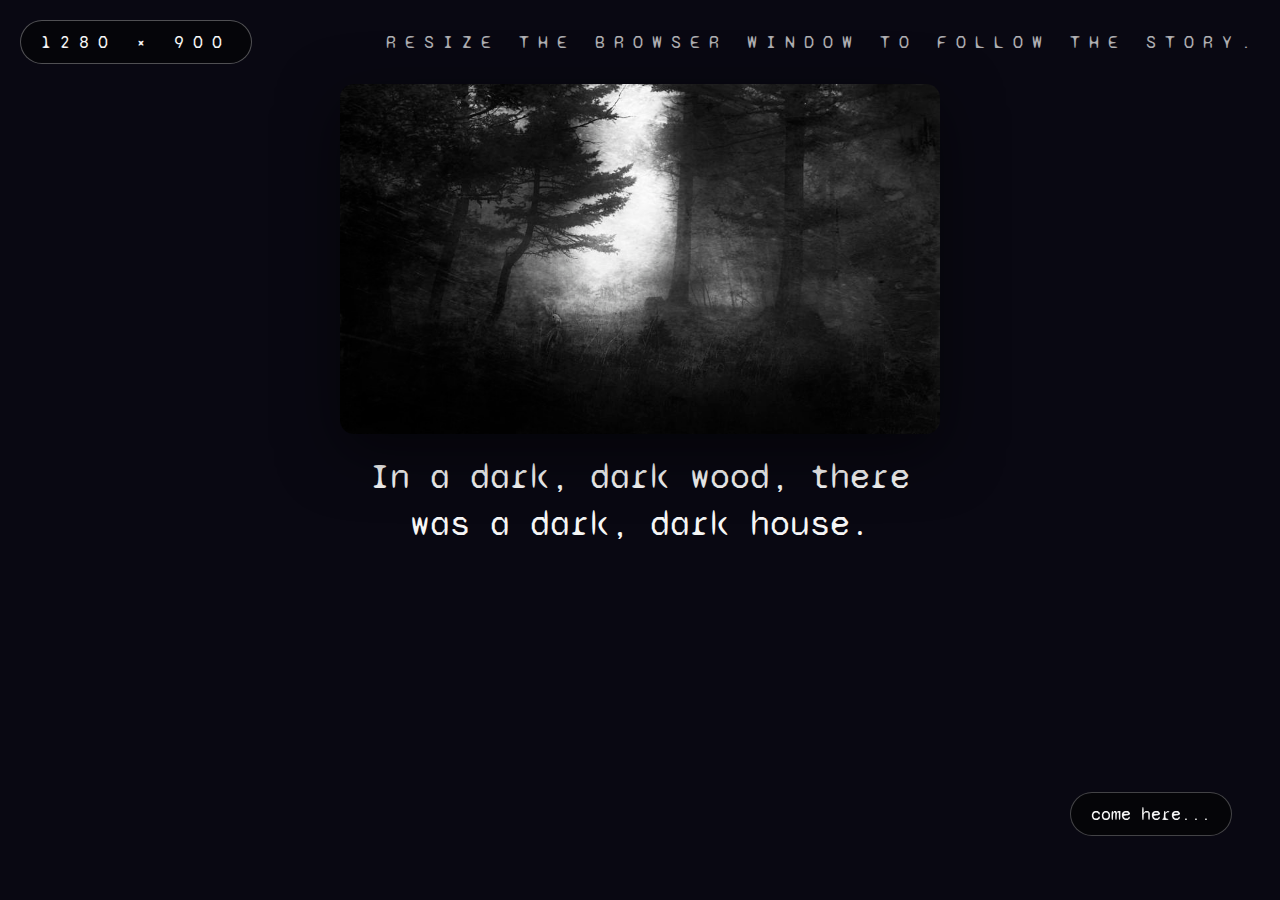
<file: darkroom/index.html>
<!DOCTYPE html>

<head>
  <meta charset="UTF-8">
  <title>In a Dark, Dark Room</title>
  <meta name="viewport" content="width=device-width, initial-scale=1">
  <link href="https://fonts.googleapis.com/css2?family=Rubik+Marker+Hatch&family=Syne+Mono&display=swap" rel="stylesheet">
  <link rel="stylesheet" href="styles.css">
</head>
<body>
  <main class="page">

    <header class="top">
      <div class="size-box">
        <span id="dims">— × —</span>
      </div>
      <div class="top-label">
        Resize the browser window to follow the story.
      </div>
    </header>

    <div class="scene"></div>

    <section class="story-wrapper">
      <p class="story story--step1">
        <span class="story-title">In a Dark, Dark Room</span><br>
        by Alvin Schwartz.
      </p>

      <p class="story story--step2">
        In a dark, dark wood, there was a dark, dark house.
      </p>

      <p class="story story--step3">
        And in that dark, dark house, there was a dark, dark room.
      </p>

      <p class="story story--step4">
        And in that dark, dark room there was a dark, dark chest.
      </p>

      <p class="story story--step5">
        And in that dark, dark chest, there is a dark dark box.
      </p>

      <p class="story story--step6">
        And in that dark, dark box... there was a...
      </p>
    </section>

    <p class="hint hint--step1">come here...</p>
    <p class="hint hint--step2">come here...</p>
    <p class="hint hint--step3">psst, come here...</p>
    <p class="hint hint--step4">psst, get closer...</p>
    <p class="hint hint--step5">psst, you're almost there...</p>

  </main>

  <script>
    function updateDims() {
      const el = document.getElementById("dims");
      if (!el) return;
      el.textContent = window.innerWidth + " × " + window.innerHeight;
    }
    window.addEventListener("load", updateDims);
    window.addEventListener("resize", updateDims);
  </script>
</body>
</html>
</file>
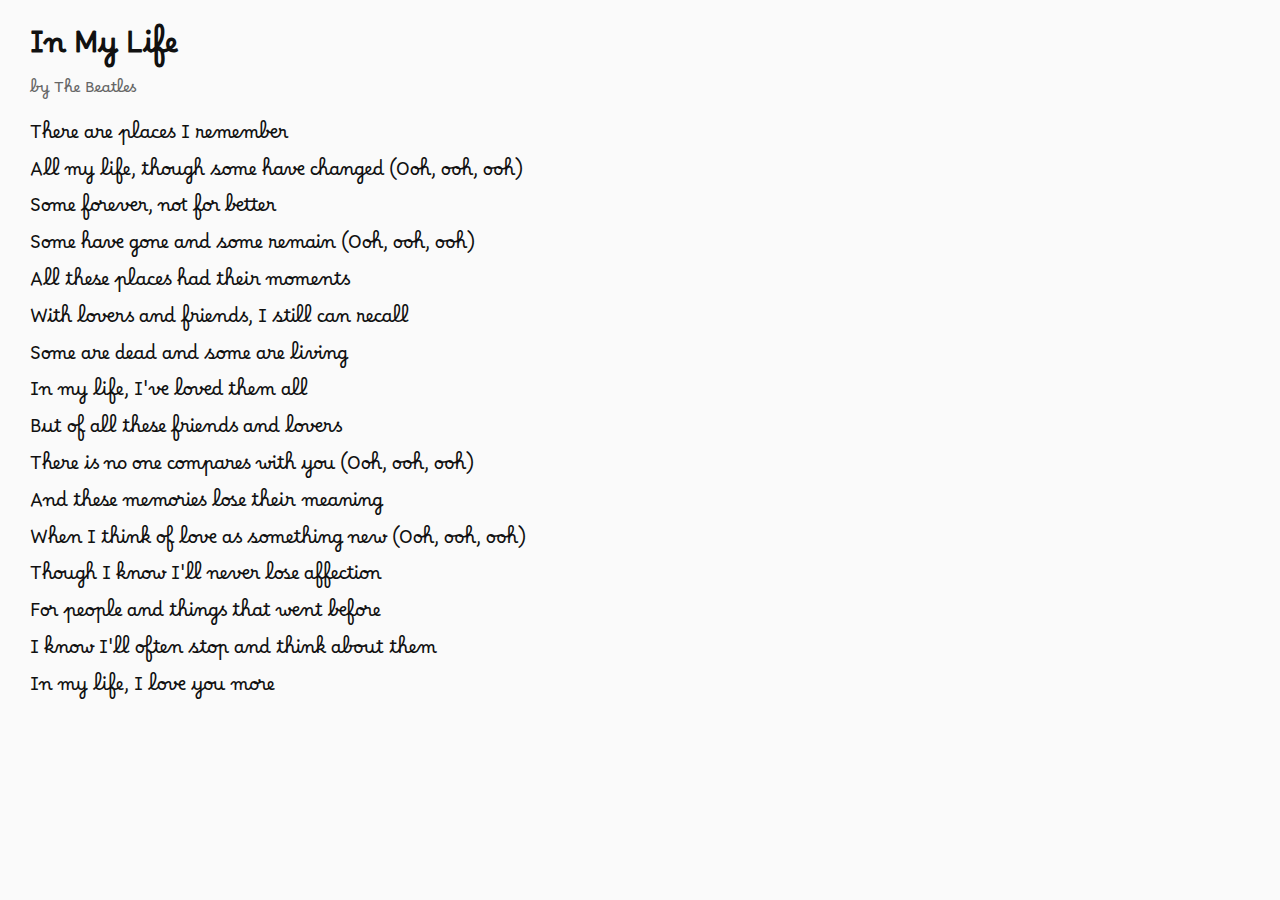
<file: in my life/index.html>
<!DOCTYPE html>
<head>
  <title>In My Life</title>

  <!-- font stuff-->
  <link rel="preconnect" href="https://fonts.googleapis.com">
  <link rel="preconnect" href="https://fonts.gstatic.com" crossorigin>
  <link href="https://fonts.googleapis.com/css2?family=Borel&display=swap" rel="stylesheet">


  <link rel="stylesheet" href="styles.css">
</head>

<body>
  <h1>In My Life</h1>
  <p class="byline">by The Beatles</p>

  <div class="lyrics">
    <p>There are <span class="pop flip3d">places</span> I remember</p>
    <p>All my <span class="glow">life</span>, though some have <span class="pop">changed</span> (Ooh, ooh, ooh)</p>
    <p>Some <span class="mark">forever</span>, not for better</p>
    <p>Some have gone and some <span class="tilt">remain</span> (Ooh, ooh, ooh)</p>

    <p>All these <span class="pop">places</span> had their moments</p>
    <p>With <span class="glow">lovers</span> and <span class="glow">friends</span>, I still can recall</p>
    <p>Some are dead and some are living</p>
    <p>In my <span class="glow">life</span>, I've loved them all</p>

    <p>But of all these <span class="glow">friends</span> and lovers</p>
    <p>There is no one compares with <span class="pop">you</span> (Ooh, ooh, ooh)</p>
    <p>And these <span class="pop">memories</span> lose their <span class="tilt">meaning</span></p>
    <p>When I think of <span class="glow">love</span> as something new (Ooh, ooh, ooh)</p>

    <p>Though I know I'll never lose affection</p>
    <p>For people and things that went before</p>
    <p>I know I'll often stop and <span class="tilt">think</span> about them</p>
    <p>In my <span class="glow">life</span>, I <span class="bounce-spin">love</span> <span class="pop">you</span> <span class="pop">more</span></p>
  </div>
</body>
</html>
</file>
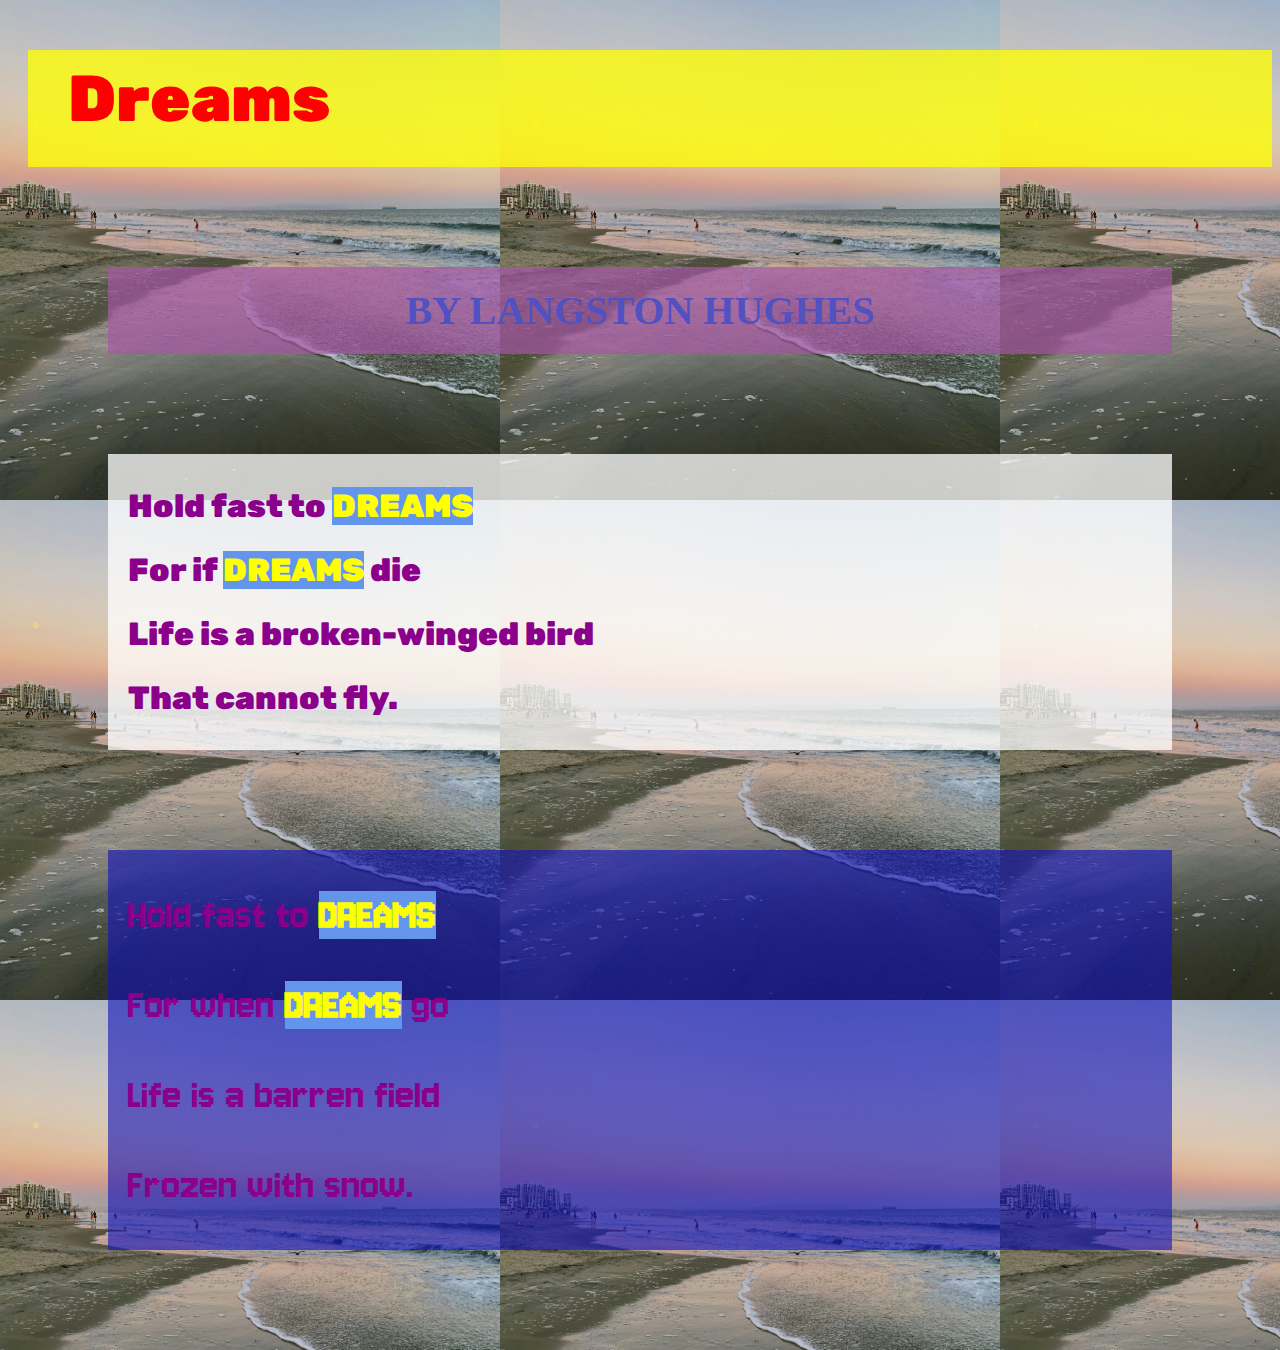
<file: poem/index.html>
<!DOCTYPE html>
<html>

<head>
    <title> Dreams Poem by Langston Hughes</title>
    <link rel="stylesheet" href="styles.css">

    <!--font stuff-->
    <link rel="preconnect" href="https://fonts.googleapis.com">
    <link rel="preconnect" href="https://fonts.gstatic.com" crossorigin>
    <link href="https://fonts.googleapis.com/css2?family=Jersey+10&family=Rubik:ital,wght@0,300..900;1,300..900&display=swap" rel="stylesheet">

</head>

<body>


<h1 class="rubik"> Dreams</h1> 

<h2> By Langston Hughes</h2>

<p class="first rubik">Hold fast to <b>dreams </b> <br>
For if <b>dreams</b> die<br>
Life is a broken-winged bird<br>
That cannot fly.</p>
 
<p class="second jersey-10-regular">Hold fast to <b>dreams</b><br>
For when <b>dreams</b> go <br>
Life is a barren field<br>
Frozen with snow.</p>




</body>

</html>
</file>
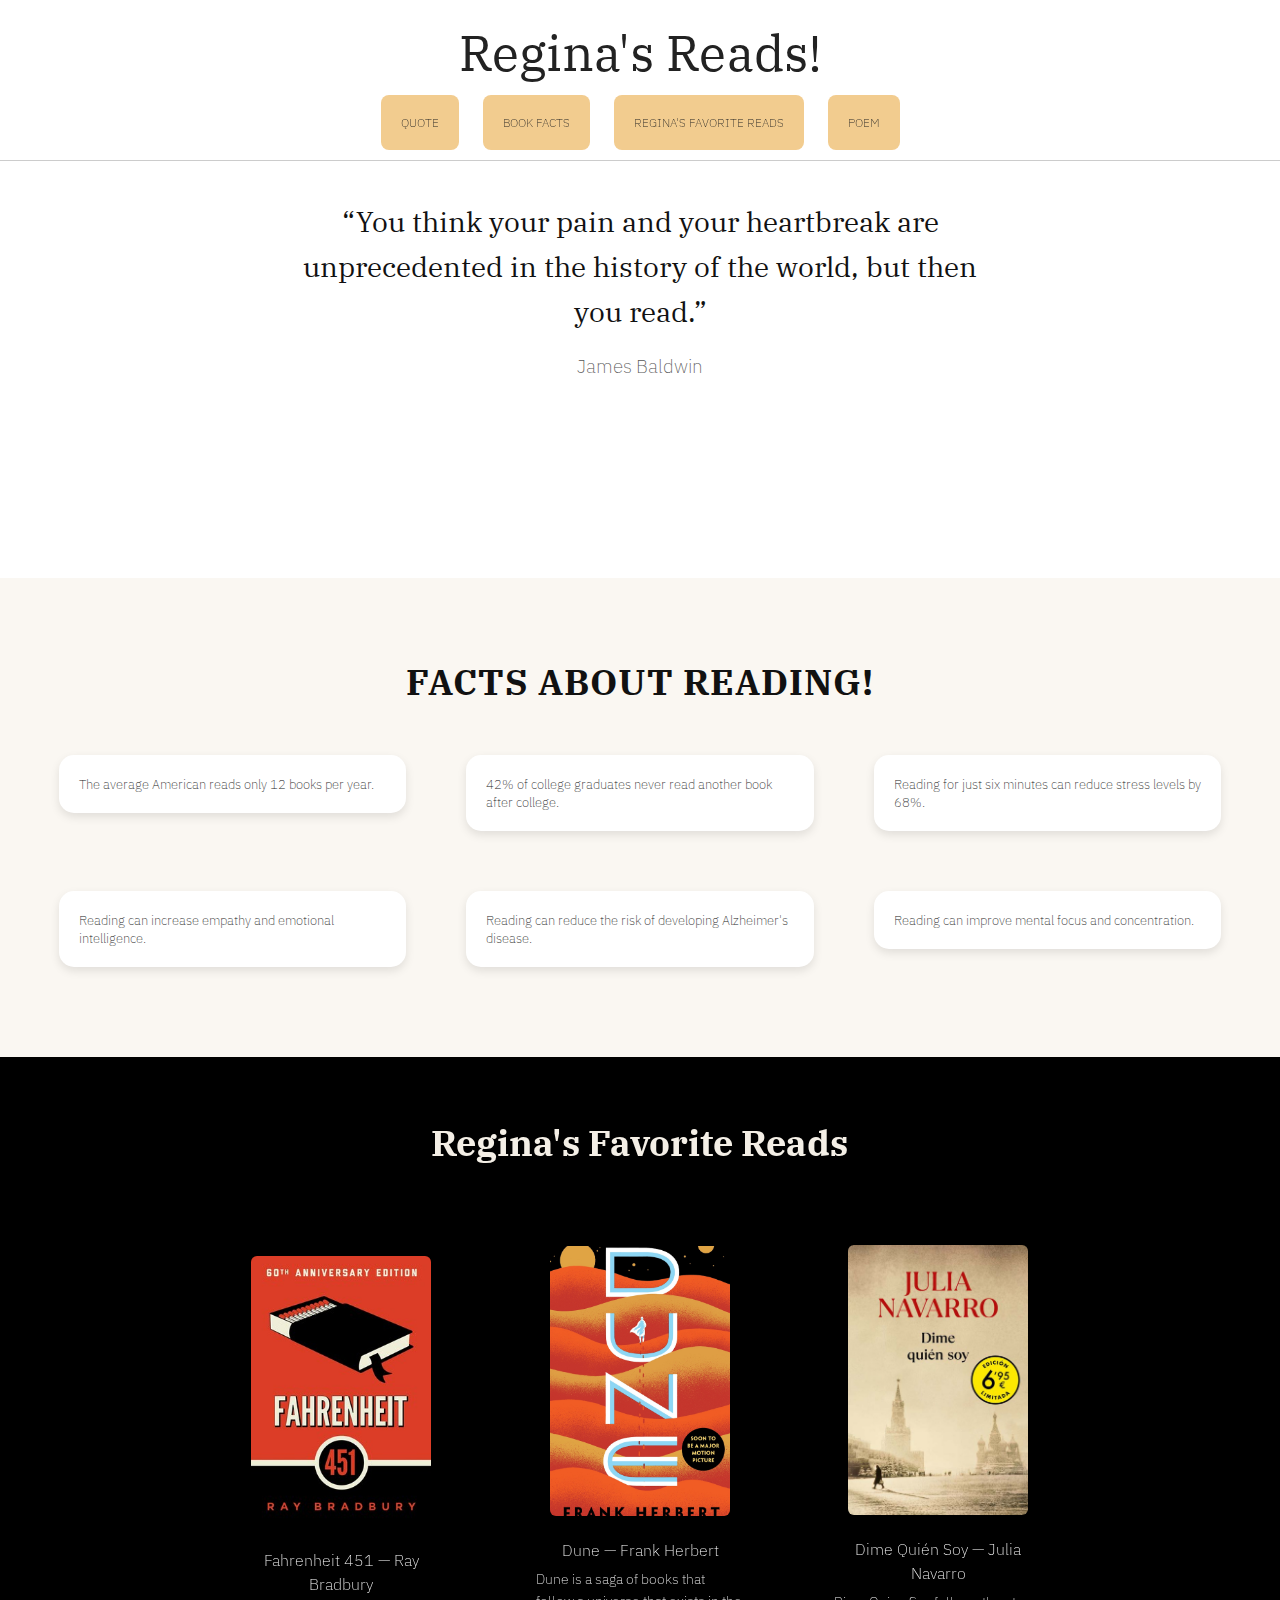
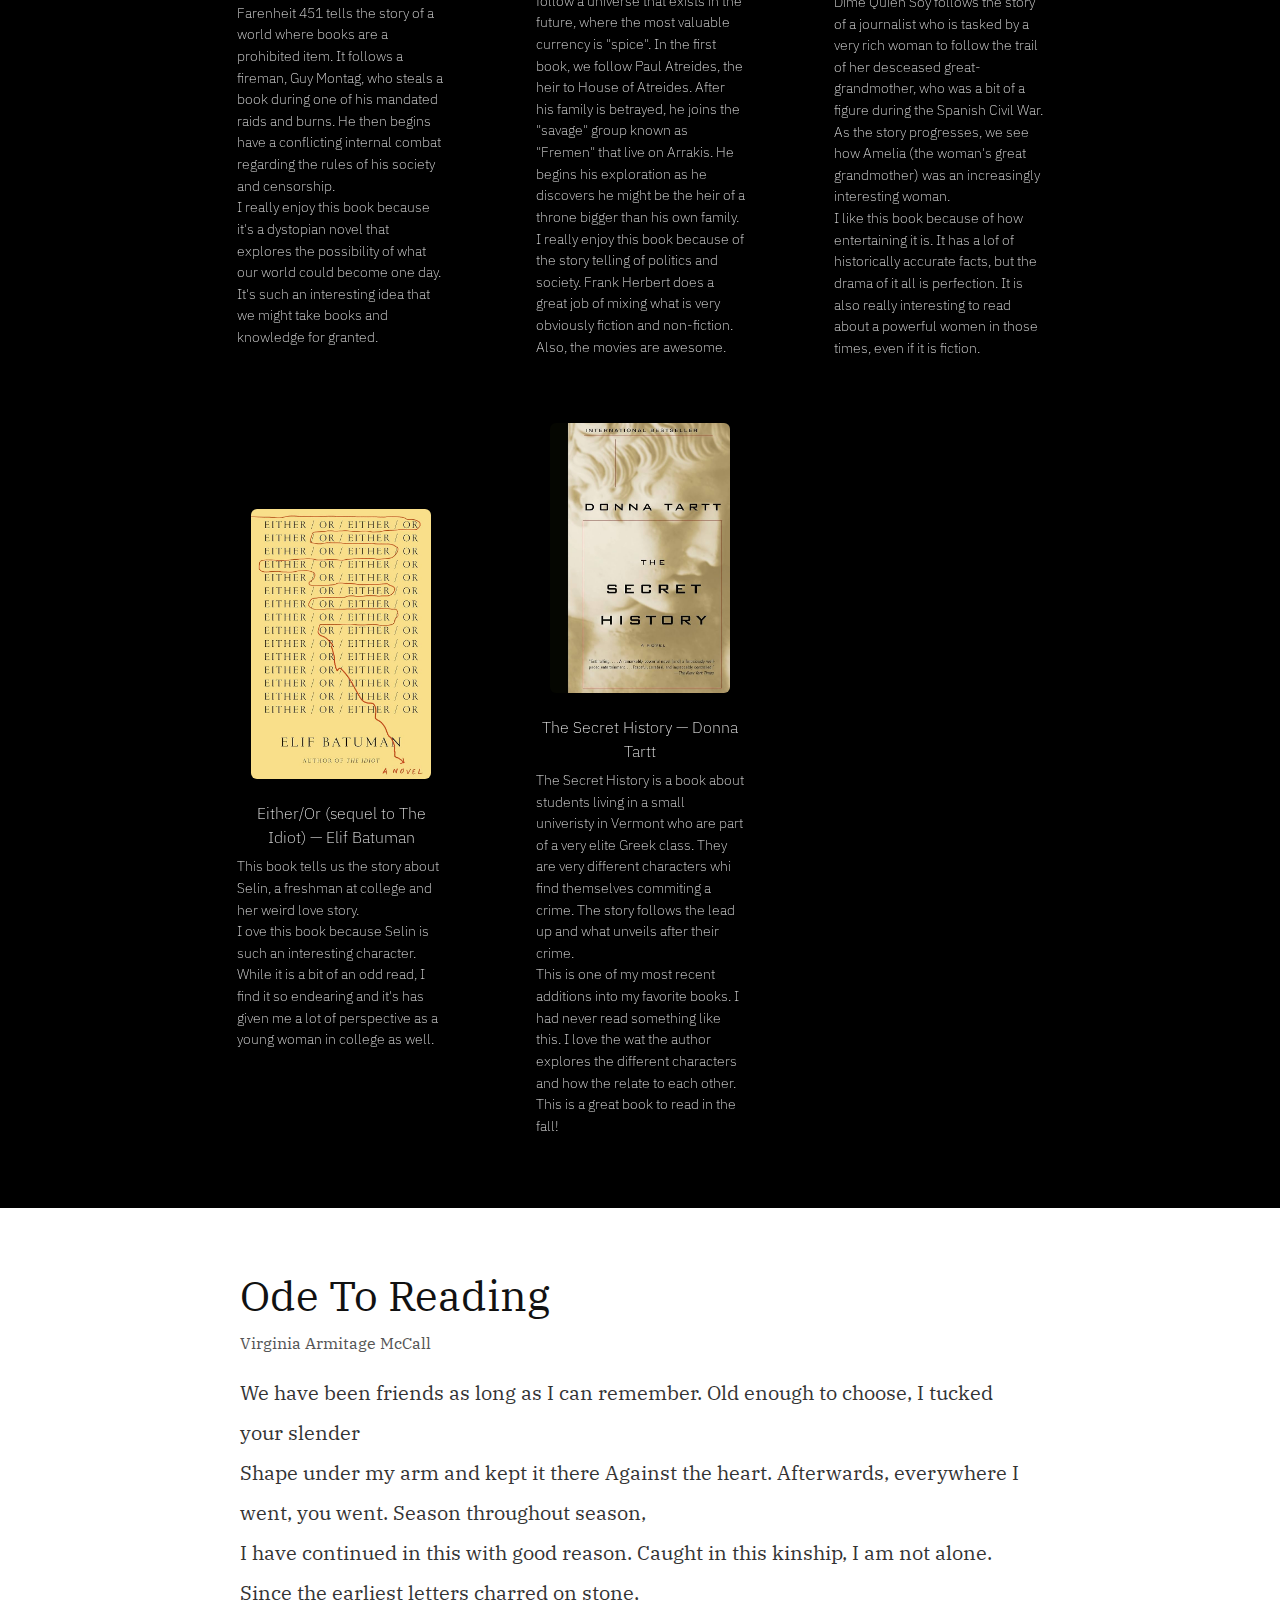
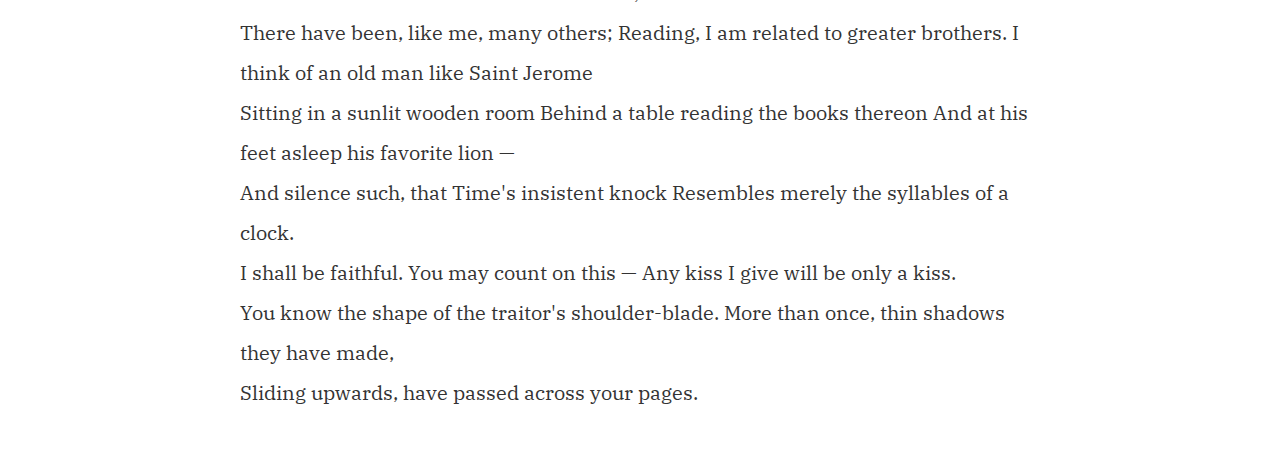
<file: reading/index.html>
<!DOCTYPE html>
<html>
<head>
  <title>Regina's Reads!</title>
  <link rel="stylesheet" href="styles.css">

  <!--fonts-->
  <link rel="preconnect" href="https://fonts.googleapis.com">
  <link rel="preconnect" href="https://fonts.gstatic.com" crossorigin>
  <link href="https://fonts.googleapis.com/css2?family=IBM+Plex+Sans:ital,wght@0,100..700;1,100..700&family=IBM+Plex+Serif:ital,wght@0,100;0,200;0,300;0,400;0,500;0,600;0,700;1,100;1,200;1,300;1,400;1,500;1,600;1,700&display=swap" rel="stylesheet">
</head>
<body>
  <!--header and Nav -->
  <header>
    <h1 class="ibm-plex-serif-regular">Regina's Reads!</h1>
    <nav class="ibm-plex-sans">
      <ul>
        <li><a href="#opener">Quote</a></li>
        <li><a href="#facts">Book Facts</a></li>
        <li><a href="#favoritebooks">Regina's Favorite Reads</a></li>
        <li><a href="#poem">Poem</a></li>
      </ul>
    </nav>
  </header>

  <!--quote -->
  <section id="opener">
    <div class="quote">
      <h2 class="ibm-plex-serif-regular">
        “You think your pain and your heartbreak are unprecedented in the history of the world, but then you read.”
      </h2>
      <h3 class="ibm-plex-sans">James Baldwin</h3>
    </div>
  </section>

  <!--facts -->
<section id="facts">
  <div class="facts-title ibm-plex-serif-regular">
    <h2>Facts About Reading!</h2>
  </div>

  <div class="flex-area">
    <div class="flex-column">
      <h5 class="ibm-plex-sans">The average American reads only 12 books per year.</h5>
    </div>
    <div class="flex-column">
      <h5 class="ibm-plex-sans">42% of college graduates never read another book after college.</h5>
    </div>
    <div class="flex-column">
      <h5 class="ibm-plex-sans">Reading for just six minutes can reduce stress levels by 68%.</h5>
    </div>
    <div class="flex-column">
      <h5 class="ibm-plex-sans">Reading can increase empathy and emotional intelligence.</h5>
    </div>
    <div class="flex-column">
      <h5 class="ibm-plex-sans">Reading can reduce the risk of developing Alzheimer's disease.</h5>
    </div>
    <div class="flex-column">
      <h5 class="ibm-plex-sans">Reading can improve mental focus and concentration.</h5>
    </div>
  </div>
</section>

<!--favorite Books  -->
<section id="favoritebooks">
  <div class="parent">
    <div class="div1 ibm-plex-serif-regular"><h2>Regina's Favorite Reads</h2></div>

    <div class="div2 ibm-plex-sans">
      <p>
        Fahrenheit 451 — Ray Bradbury
        <small>Farenheit 451 tells the story of a world where books are a prohibited item. It follows a fireman, Guy Montag, who steals a book during one of his mandated raids and burns. He then begins have a conflicting internal combat regarding the rules of his society and censorship.<br> 
        I really enjoy this book because it's a dystopian novel that explores the possibility of what our world could become one day. It's such an interesting idea that we might take books and knowledge for granted. </small>
      </p>
    </div>

    <div class="div3 ibm-plex-sans">
      <p>
        Dune — Frank Herbert
        <small>Dune is a saga of books that follow a universe that exists in the future, where the most valuable currency is "spice". In the first book, we follow Paul Atreides, the heir to House of Atreides. After his family is betrayed, he joins the "savage" group known as "Fremen" that live on Arrakis. He begins his exploration as he discovers he might be the heir of a throne bigger than his own family. <br>
        I really enjoy this book because of the story telling of politics and society. Frank Herbert does a great job of mixing what is very obviously fiction and non-fiction. Also, the movies are awesome. </small>
      </p>
    </div>

    <div class="div4 ibm-plex-sans">
      <p>
        Dime Quién Soy — Julia Navarro
        <small> Dime Quien Soy follows the story of a journalist who is tasked by a very rich woman to follow the trail of her desceased great-grandmother, who was a bit of a figure during the Spanish Civil War. As the story progresses, we see how Amelia (the woman's great grandmother) was an increasingly interesting woman.<br> 
        I like this book because of how entertaining it is. It has a lof of historically accurate facts, but the drama of it all is perfection. It is also really interesting to read about a powerful women in those times, even if it is fiction. </small>
      </p>
    </div>

    <div class="div5 ibm-plex-sans">
      <p>
        Either/Or (sequel to The Idiot) — Elif Batuman
        <small> This book tells us the story about Selin, a freshman at college and her weird love story. <br>
        I ove this book because Selin is such an interesting character. While it is a bit of an odd read, I find it so endearing and it's has given me a lot of perspective as a young woman in college as well. </small>
      </p>
    </div>

    <div class="div6 ibm-plex-sans">
      <p>
        The Secret History — Donna Tartt
        <small>The Secret History is a book about students living in a small univeristy in Vermont who are part of a very elite Greek class. They are very different characters whi find themselves commiting a crime. The story follows the lead up and what unveils after their crime.<br>
        This is one of my most recent additions into my favorite books. I had never read something like this. I love the wat the author explores the different characters and how the relate to each other. This is a great book to read in the fall!</small>
      </p>
    </div>
  </div>
</section>


  <!--poem -->
  <section id="poem">
    <div class="text">
      <h2 class="ibm-plex-serif-regular">Ode To Reading</h2>
      <h3 class="ibm-plex-serif-regular"> Virginia Armitage McCall </h3>
      <p class="ibm-plex-serif-regular">
        We have been friends as long as I can remember. Old enough to choose, I tucked your slender<br>
        Shape under my arm and kept it there Against the heart. Afterwards, everywhere I went, you went. Season throughout season,<br>
        I have continued in this with good reason. Caught in this kinship, I am not alone. Since the earliest letters charred on stone,<br>
        There have been, like me, many others; Reading, I am related to greater brothers. I think of an old man like Saint Jerome<br>
        Sitting in a sunlit wooden room Behind a table reading the books thereon And at his feet asleep his favorite lion —<br>
        And silence such, that Time's insistent knock Resembles merely the syllables of a clock.<br>
        I shall be faithful. You may count on this — Any kiss I give will be only a kiss.<br>
        You know the shape of the traitor's shoulder-blade. More than once, thin shadows they have made,<br>
        Sliding upwards, have passed across your pages.
      </p>
    </div>
  </section>
</body>
</html>
</file>
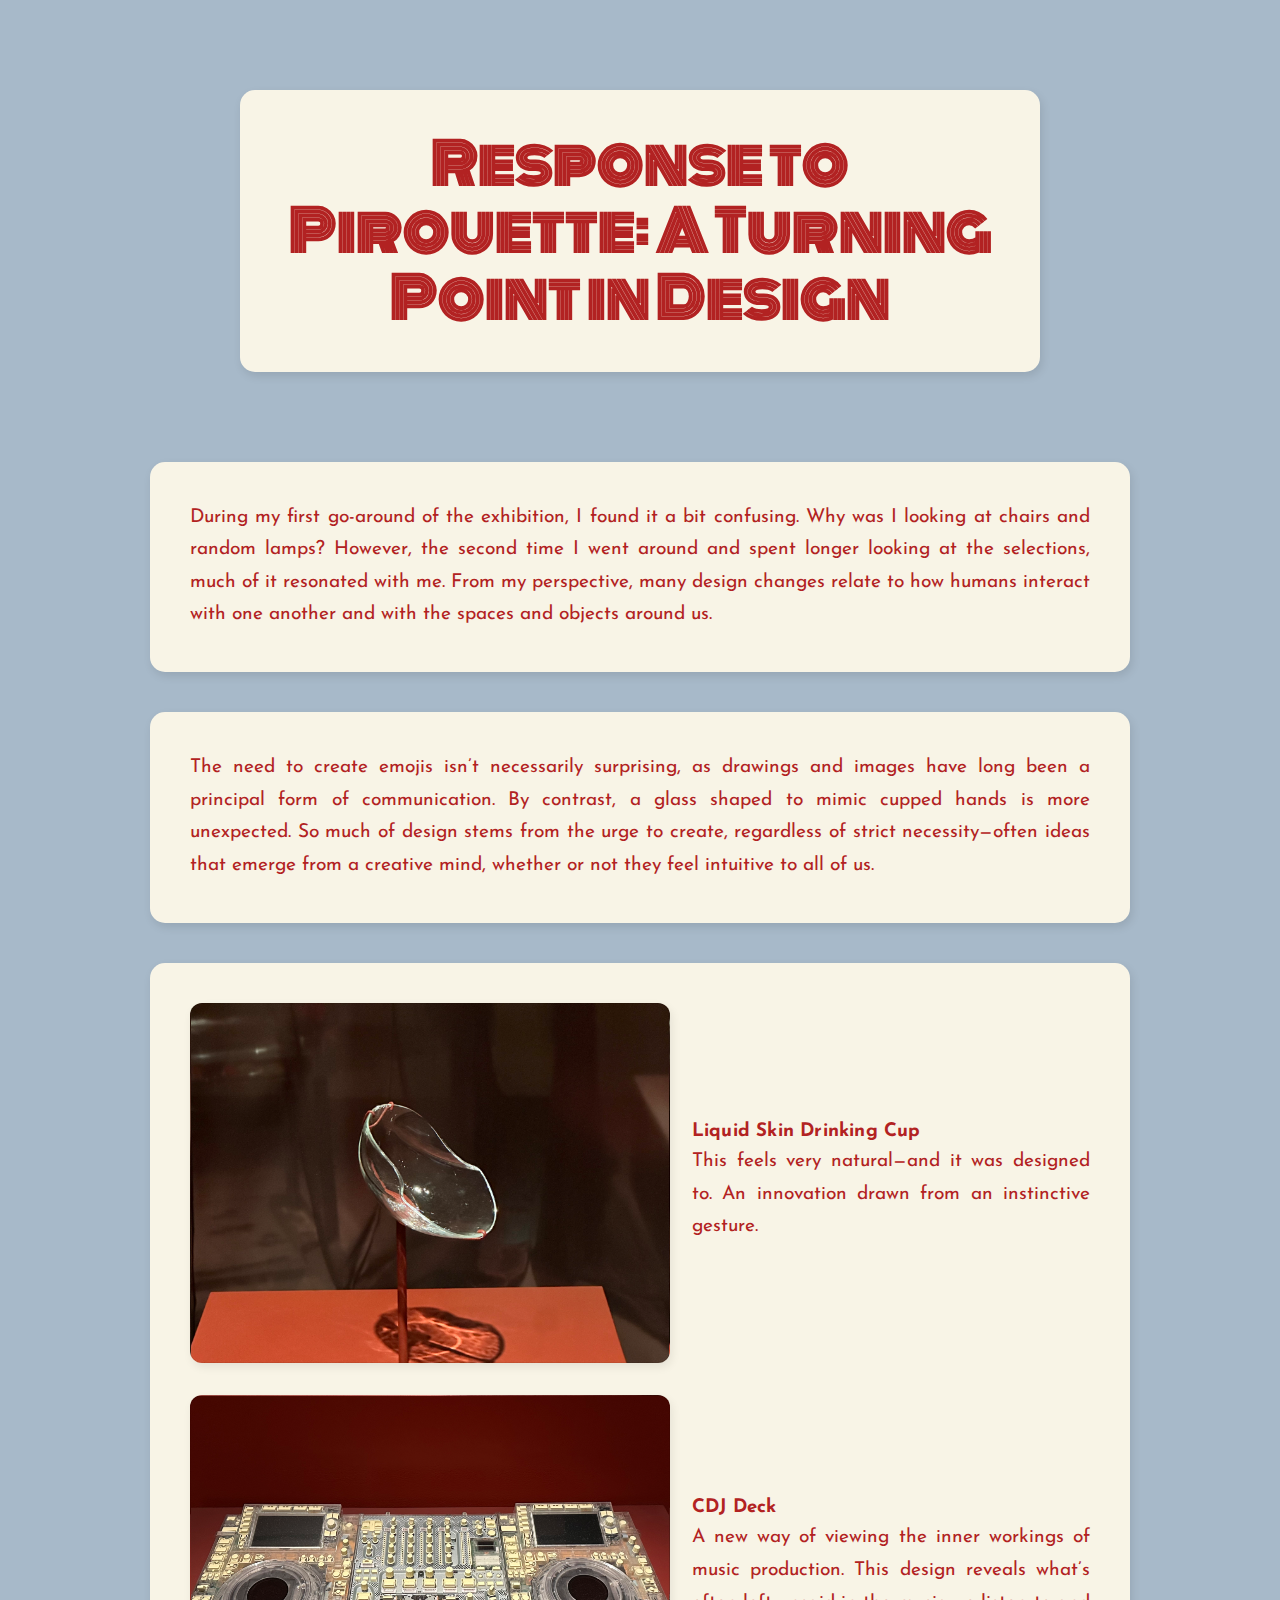
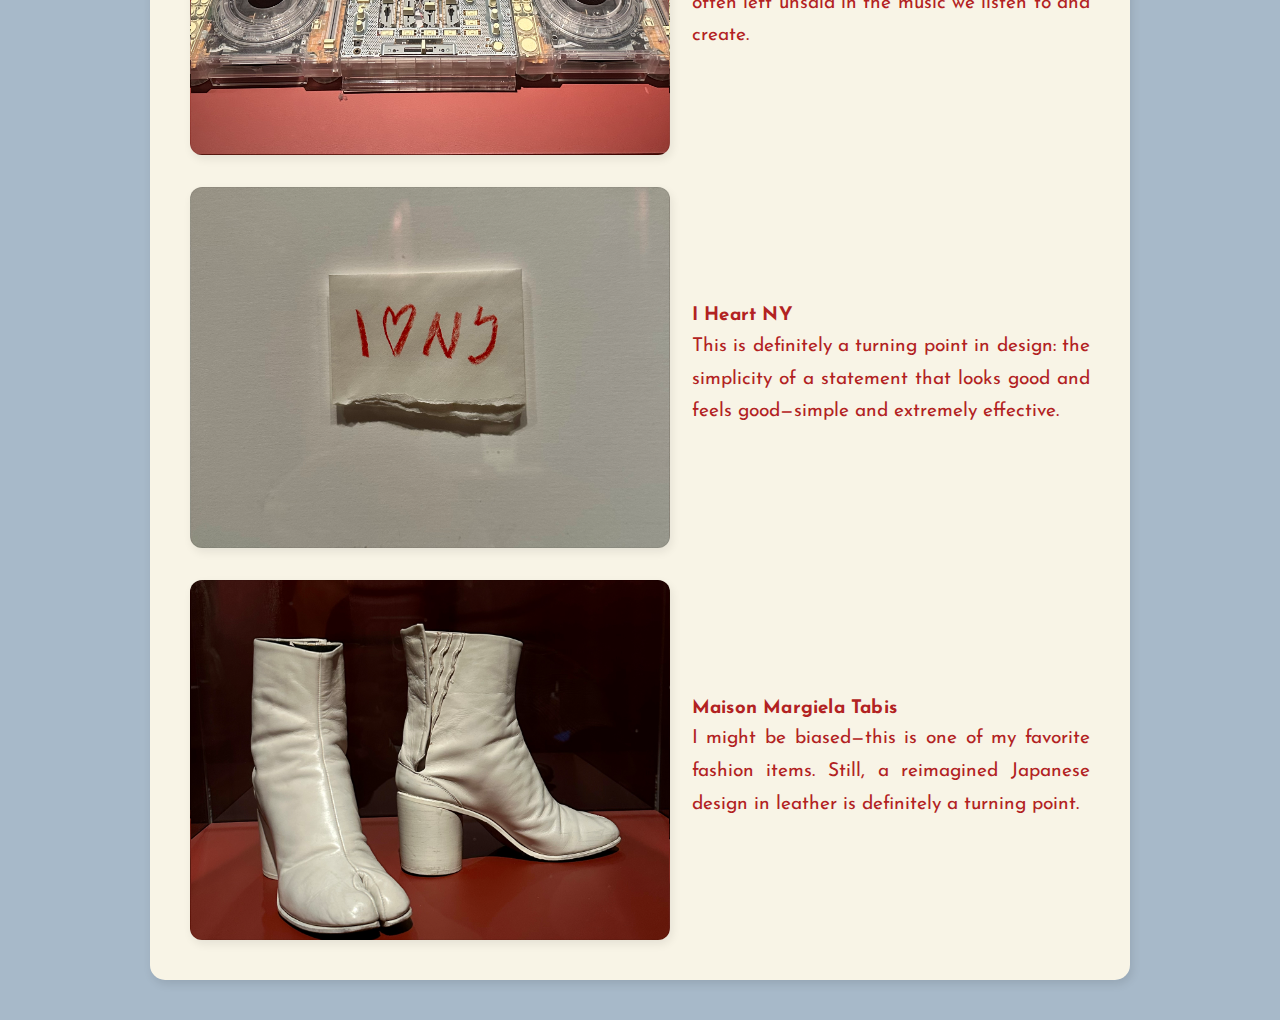
<file: response/index.html>
<!DOCTYPE html>
<html lang="en">
<head>
  <meta charset="UTF-8" />
  <meta name="viewport" content="width=device-width, initial-scale=1.0" />
  <title>Response to Pirouette</title>
  <link rel="stylesheet" href="styles.css" />
  <link rel="preconnect" href="https://fonts.googleapis.com">
  <link rel="preconnect" href="https://fonts.gstatic.com" crossorigin>
  <link href="https://fonts.googleapis.com/css2?family=Josefin+Sans:wght@300;400&family=Monoton&display=swap" rel="stylesheet">
</head>
<body>

  <div class="title">
    <div class="box">
      <h1>Response to Pirouette: A Turning Point in Design</h1>
    </div>
  </div>

  <div class="box">
    <p>
      During my first go-around of the exhibition, I found it a bit confusing. Why was I looking at chairs and random lamps? However, the second time I went around and spent longer looking at the selections, much of it resonated with me. From my perspective, many design changes relate to how humans interact with one another and with the spaces and objects around us.
    </p>
  </div>

  <div class="box">
    <p>
      The need to create emojis isn’t necessarily surprising, as drawings and images have long been a principal form of communication. By contrast, a glass shaped to mimic cupped hands is more unexpected. So much of design stems from the urge to create, regardless of strict necessity—often ideas that emerge from a creative mind, whether or not they feel intuitive to all of us.
    </p>
  </div>

  <div class="box">
    <div class="stack">
      <article class="pair">
        <div class="art art--cup" role="img" aria-label="Curved glass object on a pedestal"></div>
        <div class="art__text">
          <h3>Liquid Skin Drinking Cup</h3>
          <p>This feels very natural—and it was designed to. An innovation drawn from an instinctive gesture.</p>
        </div>
      </article>

      <article class="pair">
        <div class="art art--deck" role="img" aria-label="Transparent DJ deck with exposed components"></div>
        <div class="art__text">
          <h3>CDJ Deck</h3>
          <p>A new way of viewing the inner workings of music production. This design reveals what’s often left unsaid in the music we listen to and create.</p>
        </div>
      </article>

      <article class="pair">
        <div class="art art--heart" role="img" aria-label="Red I Heart NY note on torn paper"></div>
        <div class="art__text">
          <h3>I Heart NY</h3>
          <p>This is definitely a turning point in design: the simplicity of a statement that looks good and feels good—simple and extremely effective.</p>
        </div>
      </article>

      <article class="pair">
        <div class="art art--tabis" role="img" aria-label="White split-toe boots displayed in a case"></div>
        <div class="art__text">
          <h3>Maison Margiela Tabis</h3>
          <p>I might be biased—this is one of my favorite fashion items. Still, a reimagined Japanese design in leather is definitely a turning point.</p>
        </div>
      </article>
    </div>
  </div>

</body>
</html>
</file>
<file: darkroom/styles.css>
*,
*::before,
*::after {
  box-sizing: border-box;
  margin: 0;
  padding: 0;
}

html, body {
  height: 100%;
}

body {
  font-family: "Syne Mono", system-ui, sans-serif;
  background: #050508;
  color: #f6f6f6;
  transition: background 0.3s ease;
  font-size: 2vh;
}

.page {
  min-height: 100vh;
  padding: 20px;
  display: flex;
  flex-direction: column;
  gap: 20px;
}

.top {
  display: flex;
  justify-content: space-between;
  align-items: center;
  text-transform: uppercase;
  letter-spacing: 1vh;
  font-size: 2vh;
}

.size-box {
  padding: 10px 20px;
  border-radius: 999px;
  border: 1px solid rgba(255,255,255,0.3);
  background: rgba(5,5,8,0.8);
}

.top-label {
  opacity: 0.7;
}

.scene {
  width: 100%;
  max-width: 600px;
  height: 350px;
  margin: 0 auto;
  border-radius: 14px;
  background-size: cover;
  background-position: center;
  background-repeat: no-repeat;
  box-shadow: 0 18px 60px rgba(0,0,0,0.5);
  position: relative;
  overflow: hidden;
  transition: background-image 0.4s ease, filter 0.4s ease;
}

.story-wrapper {
  max-width: 600px;
  margin: 0 auto;
  text-align: center;
  display: flex;
  flex-direction: column;
  justify-content: center;
  gap: 20px;
}

.story {
  display: none;
  font-size: 4vh;
  line-height: 1.3;
}

.story-title {
  font-family: "Rubik Marker Hatch", cursive;
  font-size: 12vh;
  line-height: 1.1;
  font-weight: 400;
}

.story--step1 {
  font-size: 3vh;
}

.hint {
  display: none;
  position: fixed;
  background: rgba(5,5,8,0.9);
  padding: 10px 20px;
  font-size: 2vh;
  border-radius: 999px;
  border: 1px solid rgba(255,255,255,0.25);
  white-space: nowrap;
  pointer-events: none;
}

@media (min-width: 1400px) {
  body { background: #050508; }

  .scene {
    background-image: none;
    box-shadow: none;
    height: 0;
    margin: 0;
  }

  .story--step1 { display: block; }

  .hint--step1 {
    display: block;
    bottom: 32px;
    right: 32px;
  }
}

@media (min-width: 1200px) and (max-width: 1399px) {
  body { background: #090812; }

  .scene {
    background-image: url("images/darkwoods.jpg");
    height: 350px;
    margin: 0 auto;
    box-shadow: 0 18px 60px rgba(0,0,0,0.5);
  }

  .story--step2 { display: block; }

  .hint--step2 {
    display: block;
    bottom: 64px;
    right: 48px;
  }
}

@media (min-width: 1000px) and (max-width: 1199px) {
  body { background: #0f071a; }

  .scene {
    background-image: url("images/darkhouse.jpg");
    height: 350px;
    margin: 0 auto;
  }

  .story--step3 { display: block; }

  .hint--step3 {
    display: block;
    bottom: 96px;
    right: 64px;
  }
}

@media (min-width: 800px) and (max-width: 999px) {
  body { background: #150722; }

  .scene {
    background-image: url("images/darkroom.jpg");
    height: 350px;
    margin: 0 auto;
  }

  .story--step4 { display: block; }

  .hint--step4 {
    display: block;
    bottom: 128px;
    right: 80px;
  }
}

@media (min-width: 600px) and (max-width: 799px) {
  body { background: #1b072a; }

  .scene {
    background-image: url("images/darkchest.jpg");
    height: 350px;
    margin: 0 auto;
  }

  .story--step5 { display: block; }

  .hint--step5 {
    display: block;
    bottom: 160px;
    right: 96px;
  }
}

@media (max-width: 599px) {
  body { background: #210732; }

  .scene {
    background-image: url("images/darkkbox.jpg");
    cursor: pointer;
    height: 350px;
    margin: 0 auto;
  }

  .scene::after {
    content: "";
    position: absolute;
    inset: 0;
    background-image: url("images/ghost.jpg");
    background-size: contain;
    background-position: center;
    background-repeat: no-repeat;
    opacity: 0;
    transform: scale(2);
    transition: opacity 50ms linear, transform 50ms linear;
  }

  .scene:hover::after {
    opacity: 1;
    transform: scale(1);
  }

  .story--step6 { display: block; }
}
</file>
<file: in my life/styles.css>
/* font-add here*/
body {
  margin: 30px;
  font-family: "Borel", cursive;
  line-height: 1.6;
  color: #111;
  background: #fafafa;
}


h1 {
  margin: 0 0 5px;
  font-size: 28px;
}

.byline {
  margin: 0 0 20px;
  color: #666;
  font-size: 15px;
}

.lyrics p {
  margin: 8px 0;
  font-size: 18px;
}

.lyrics span {
  display: inline-block;
  transition: transform 0.25s, text-shadow 0.25s, color 0.25s, background-size 0.35s;
}

.pop:hover {
  transform: scale(1.1);
  color: #de1364;
}

.glow:hover {
  text-shadow: 0 0 8px rgba(255, 191, 0, 0.707);
  color: #ff9800;
}

.tilt {
  transform-origin: 50% 75%;
}
.tilt:hover {
  transform: translateY(-2px) rotate(-3deg);
  color: #1b98db;
}

.mark {
  background-image: linear-gradient(120deg, #dc3ba9d2 0 0);
  background-repeat: no-repeat;
  background-size: 0% 60%;
  background-position: 0 80%;
}
.mark:hover {
  background-size: 100% 60%;
}

.flip3d {
  perspective: 800px;
}
.flip3d:hover {
  transform: rotateY(180deg) scale(1.05);
  backface-visibility: hidden;
}

@keyframes hopspin {
  0%   { transform: translateY(0) rotate(0deg); }
  30%  { transform: translateY(-8px) rotate(8deg); }
  60%  { transform: translateY(0) rotate(0deg); }
  80%  { transform: translateY(-4px) rotate(-6deg); }
  100% { transform: translateY(0) rotate(0deg); }
}
.bounce-spin:hover {
  animation: hopspin 0.6s ease-in-out both;
  color: #d81b60;
}
</file>
<file: poem/styles.css>
h1{
    color:red;
    font-size: 65px;
    background-color: rgba(255, 255, 0, 0.764);
    margin: 50px 0 30px 20px; /*top right bottom left */
    padding: 10px 20px 30px 40px;
    
}

h2{
    color:rgb(81, 81, 194);
    font-size: 40px;
    text-transform: uppercase;
    text-align: center;
    background-color: rgba(165, 86, 165, 0.692);
    margin: 100px;
    padding: 20px;
}


p {
    color:darkmagenta;
    font-size: 32px;
    text-align: justify;
    background-color: rgba(228, 107, 107, 0.336);
    margin: 100px;
    padding: 20px;

    line-height: 2; /*this is spacing*/


}

body{
    background-color: rgba(234, 119, 80, 0.852);
    background-image: url(images/pinksky.jpg);
    background-size: 500px 500px;
    
}

b{

    text-transform: uppercase;
    color: yellow;
    background-color: cornflowerblue;
}

.first{
    background-color: rgba(255, 255, 255, 0.76);
}

.second{
    font-size: 45px;
    background-color: rgba(16, 16, 187, 0.601);
}

.rubik {
  font-family: "Rubik", sans-serif;
  font-optical-sizing: auto;
  font-weight: 900;
  font-style: normal;
}  

.jersey-10-regular {
  font-family: "Jersey 10", sans-serif;
  font-weight: 400;
  font-style: normal;
}
</file>
<file: reading/styles.css>
* { margin: 0; padding: 0; box-sizing: border-box; }

/*body */
body { background-color: #f4efe6; color: #222; }

html { scroll-behavior: smooth; }

/*fonts stuff */
.ibm-plex-sans {
  font-family: "IBM Plex Sans", sans-serif;
  font-optical-sizing: auto;
  font-weight: 200;
  font-style: normal;
  font-variation-settings: "wdth" 100;
}
.ibm-plex-serif-regular {
  font-family: "IBM Plex Serif", serif;
  font-weight: 400;
  font-style: normal;
}

/*header */
header {
  text-align: center;
  position: fixed;
  width: 100%;
  z-index: 99;
  background-color: rgba(255, 255, 255, 0.9);
  backdrop-filter: blur(6px);
  color: #222;
  border-bottom: 1px solid #ccc;
}
h1 { font-size: 50px; margin: 20px 0 0 0; }

li {
  display: inline-block;
  background-color: #f2cc8f;
  padding: 20px;
  margin: 10px;
  text-transform: uppercase;
  font-size: 12px;
  border-radius: 8px;
}
li a { color: #222; text-decoration: none; }

/* quote */
#opener {
  background-color: #fff;
  position: relative;
  width: 100%;
  display: flex;
  flex-direction: column;
  justify-content: center;
  align-items: center;
  text-align: center;
  padding: 200px;
}
.quote { max-width: 700px; }
#opener h2 { font-size: 28px; color: #111; line-height: 1.6; }
#opener h3 { margin-top: 20px; color: #555; }
#opener a { color: #7a3e3e; text-decoration: none; }
#opener a:hover { text-decoration: underline; }

/*facts */
#facts {
  background-color: #faf7f2;
  padding: 80px 20px;
}

.facts-title {
  text-align: center;
  margin-bottom: 40px;
}

.facts-title h2 {
  font-size: 36px;
  color: #111;
  text-transform: uppercase;
  letter-spacing: 1px;
}

/*flex container */
.flex-area {
  display: flex;
  flex-direction: row;
  justify-content: center;
  align-items: flex-start;
  flex-wrap: wrap;
  gap: 40px;
}

.flex-column {
  width: 28%;
  min-width: 250px;
  margin: 10px;
  background-color: #fff;
  padding: 20px;
  border-radius: 15px;
  box-shadow: 0 4px 10px rgba(0, 0, 0, 0.1);
}


/*favorite books */
#favoritebooks {
  background-color: #000;
  padding: 50px 0; 
}

#favoritebooks h2 {
  font-size: 36px;
  color: #f4efe6;
  margin-bottom: 25px; 
}

/*layout */
.parent {
  display: grid;
  grid-template-columns: repeat(3, 1fr);
  grid-template-rows: auto;
  row-gap: 30px;
  text-align: center;
  width: 70%;
  margin: 0 auto;
}

.parent * {
  display: flex;
  justify-content: center;
  align-items: center;
}


.div1 {
  grid-area: 1 / 1 / 2 / 4;
  background-color: black;
}


#favoritebooks .parent > div {
  flex-direction: column;
  padding: 12px;
  will-change: transform;
  transition: transform 0.3s, box-shadow 0.3s;
}

#favoritebooks .parent > div p {
  display: block;
  text-align: center;
  background: rgba(0,0,0,0.65);
  color: #fff;
  padding: 10px 12px;
  border-radius: 10px;
  width: 85%;
  max-width: 420px;
  line-height: 1.5;
  text-transform: none;
}

#favoritebooks .parent > div p small {
  display: block;
  margin-top: 6px;
  font-size: 0.9em;
  color: #f0f0f0;
  text-align: left;
}

/*book covers */
.div2::before,
.div3::before,
.div4::before,
.div5::before,
.div6::before {
  content: "";
  display: block;
  width: min(180px, 70%);
  aspect-ratio: 2 / 3;
  background-size: cover;
  background-position: center;
  background-repeat: no-repeat;
  margin-bottom: 12px;
  border-radius: 6px;
  box-shadow: 0 6px 14px rgba(0,0,0,0.25);
  transition: transform 0.3s, box-shadow 0.3s;
}

/*book cover images */
.div2::before { background-image: url("images/farenheit.jpg"); }
.div3::before { background-image: url("images/dune.jpg"); }
.div4::before { background-image: url("images/dimequiensoy.jpeg"); }
.div5::before { background-image: url("images/eitheror.jpg"); }
.div6::before { background-image: url("images/secrethistory.jpg"); }

/*hover bookshelf animation */
#favoritebooks .parent > div:hover {
  transform: scale(1.05);
  box-shadow: 0 10px 25px rgba(255, 255, 255, 0.15);
  z-index: 10;
}

#favoritebooks .parent > div:hover::before {
  transform: scale(1.05);
  box-shadow: 0 8px 18px rgba(255, 255, 255, 0.2);
}


/*poem */
#poem {
  background-color: #fff; color: #111;
  width: 100%; min-height: 100px;
  display: flex; align-items: center; justify-content: center;
  position: relative; overflow: hidden; padding: 60px 20px;
}
#poem h2 { font-size: 42px; margin-bottom: 10px; }
#poem h3 { font-size: 16px; margin-bottom: 20px; color: #555; }
#poem p {
  font-size: 20px; line-height: 2; color: #333;
  max-width: 800px; text-align: left;
}
</file>
<file: response/styles.css>
body {
  background-color: #a7b9c9;
  margin: 0;
  font-family: 'Josefin Sans', sans-serif;
  color: #b22222;
}

.title {
  width: 80%;
  max-width: 900px;
  margin: 50px auto;
  display: flex;
  flex-direction: column;
  gap: 40px;
}

.box {
  background-color: #f8f4e6;
  padding: 40px;
  border-radius: 15px;
  box-shadow: 2px 4px 10px rgba(0,0,0,0.1);
  width: 80%;
  max-width: 900px;
  margin: 40px auto;
}

h1 {
  font-family: 'Monoton', cursive;
  font-size: clamp(2rem, 5vw, 3.5rem);
  text-align: center;
  color: #b22222;
  margin: 0;
  line-height: 1.2;
}

p {
  font-size: 1.2rem;
  line-height: 1.7;
  margin: 0;
  text-align: justify;
}

.stack {
  display: flex;
  flex-direction: column;
  gap: 32px;
}

.pair {
  display: grid;
  grid-template-columns: 1.2fr 1fr;
  gap: 24px;
  align-items: center;
}

.art {
  width: 100%;
  aspect-ratio: 4 / 3;
  min-height: 300px;
  background-size: cover;
  background-position: center;
  border-radius: 12px;
  box-shadow: 2px 4px 10px rgba(0,0,0,0.08);
  border: 1px solid rgba(0,0,0,0.06);
}

.art__text h3 {
  margin: 0 0 .35rem;
  font-weight: 700;
  letter-spacing: .2px;
}

.art__text p {
  margin: 0;
}

.art--cup   { background-image: url("images/cup.jpg"); }
.art--deck  { background-image: url("images/deck.jpg"); }
.art--heart { background-image: url("images/heart.jpg"); }
.art--tabis { background-image: url("images/tabis.jpg"); }

@media (max-width: 800px) {
  .pair { grid-template-columns: 1fr; }
  .art { aspect-ratio: 3 / 2; }
}

@media (max-width: 600px) {
  .box { padding: 25px; width: 90%; }
  p { font-size: 1rem; }
}
</file>
